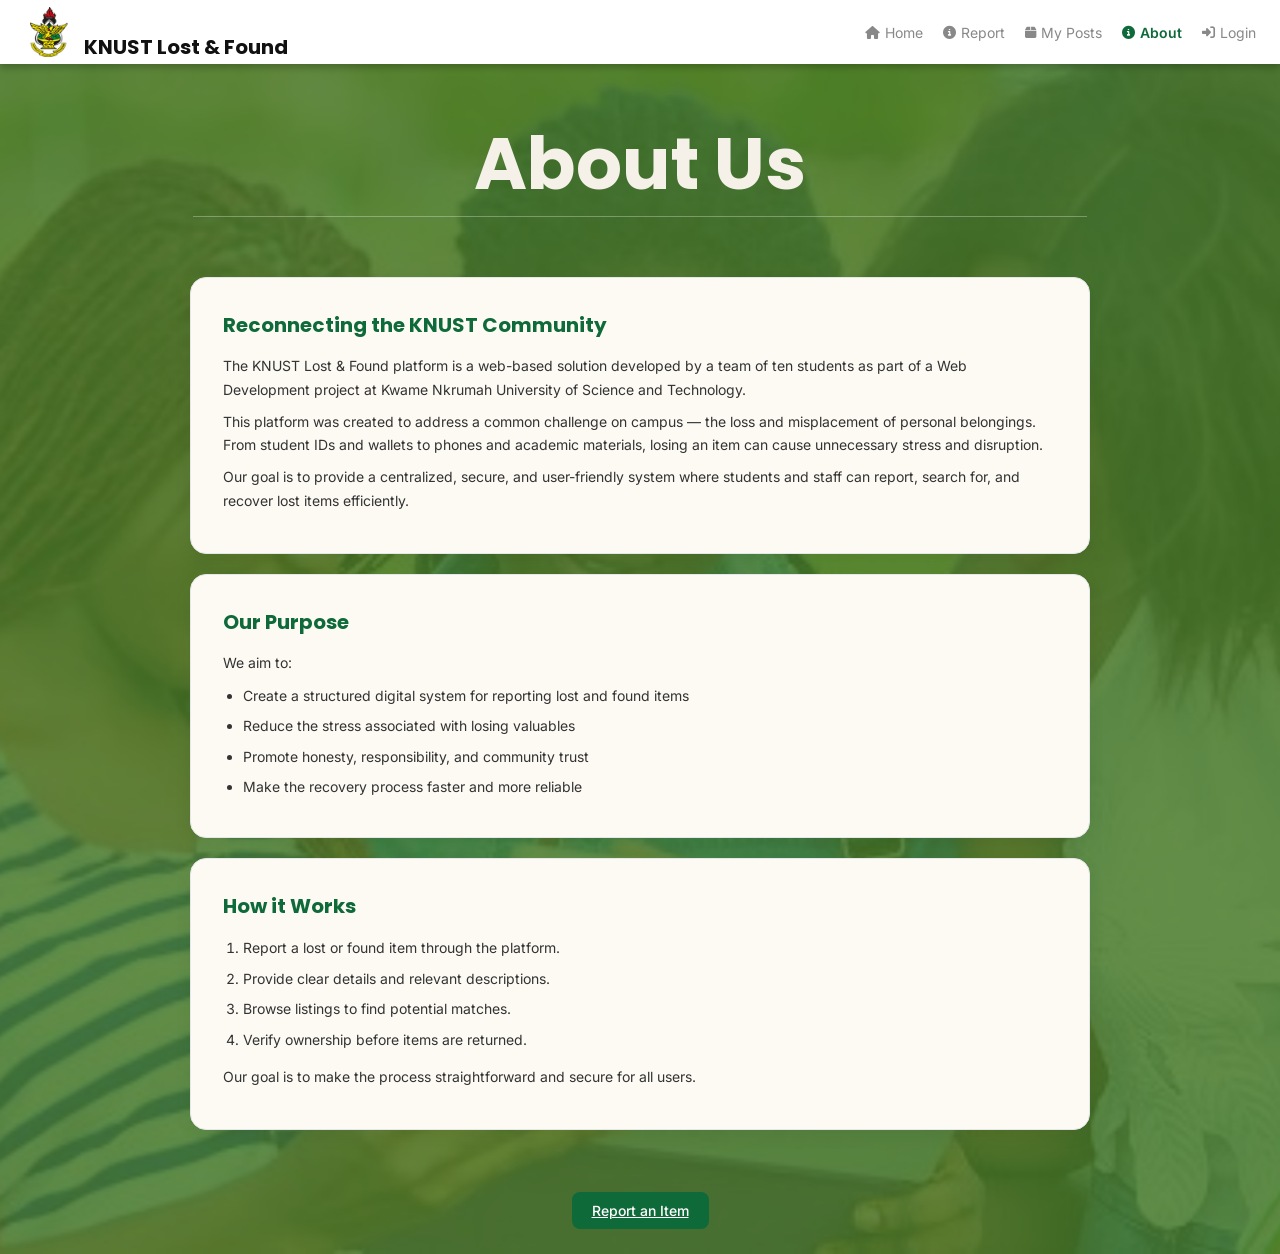
<file: about.html>
<!doctype html>
<html lang="en">
  <head>
    <meta charset="UTF-8" />
    <meta name="viewport" content="width=device-width, initial-scale=1.0" />
    <title>About — KNUST Lost & Found</title>
    <link rel="stylesheet" href="./css/styles.css" />
    <link
      rel="stylesheet"
      href="https://cdnjs.cloudflare.com/ajax/libs/font-awesome/6.5.2/css/all.min.css"
    />
    <link
      href="https://fonts.googleapis.com/css2?family=Poppins:wght@400;600;700&family=Inter:wght@400;500&display=swap"
      rel="stylesheet"
    />
  </head>
  <body>
    <header>
      <div class="logo">
        <img src="images/knust-logo.png" alt="KNUST Logo" class="logo-img" />
        <span class="site-title">KNUST Lost &amp; Found</span>
      </div>
      <nav class="navbar">
        <a href="index.html" class="nav-item"
          ><i class="fa-solid fa-house"></i> Home</a
        >
        <a href="report.html" class="nav-item"
          ><i class="fa-solid fa-circle-info"></i> Report</a
        >
        <a href="my-posts.html" class="nav-item"
          ><i class="fa-solid fa-box"></i> My Posts</a
        >
        <a href="about.html" class="nav-item active"
          ><i class="fa-solid fa-circle-info"></i> About</a
        >
        <a href="login.html" class="nav-item" id="loginLogoutBtn"
          ><i class="fa-solid fa-right-to-bracket"></i> Login</a
        >
      </nav>
    </header>
        <div class="page-content">
    <div class="about-hero">
      <h1>About Us</h1>
    </div>

    <main class="about-content">
        <div class="about-card">
          <h2>Reconnecting the KNUST Community</h2>
          <p>
            The KNUST Lost &amp; Found platform is a web-based solution
            developed by a team of ten students as part of a Web Development
            project at Kwame Nkrumah University of Science and Technology.
          </p>
          <p>
            This platform was created to address a common challenge on campus —
            the loss and misplacement of personal belongings. From student IDs
            and wallets to phones and academic materials, losing an item can
            cause unnecessary stress and disruption.
          </p>
          <p>
            Our goal is to provide a centralized, secure, and user-friendly
            system where students and staff can report, search for, and recover
            lost items efficiently.
          </p>
        </div>

        <div class="about-card">
          <h2>Our Purpose</h2>
          <p>We aim to:</p>
          <ul>
            <li>
              Create a structured digital system for reporting lost and found
              items
            </li>
            <li>Reduce the stress associated with losing valuables</li>
            <li>Promote honesty, responsibility, and community trust</li>
            <li>Make the recovery process faster and more reliable</li>
          </ul>
        </div>

        <div class="about-card">
          <h2>How it Works</h2>
          <ol>
            <li>Report a lost or found item through the platform.</li>
            <li>Provide clear details and relevant descriptions.</li>
            <li>Browse listings to find potential matches.</li>
            <li>Verify ownership before items are returned.</li>
          </ol>
          <p style="margin-top: 12px">
            Our goal is to make the process straightforward and secure for all
            users.
          </p>
        </div>
    </main>
    <div class="about-cta">
      <a href="report.html" class="view-details-btn">Report an Item</a>
    </div>

    <script src="./js/nav.js"></script>
  </body>
</html>
</file>
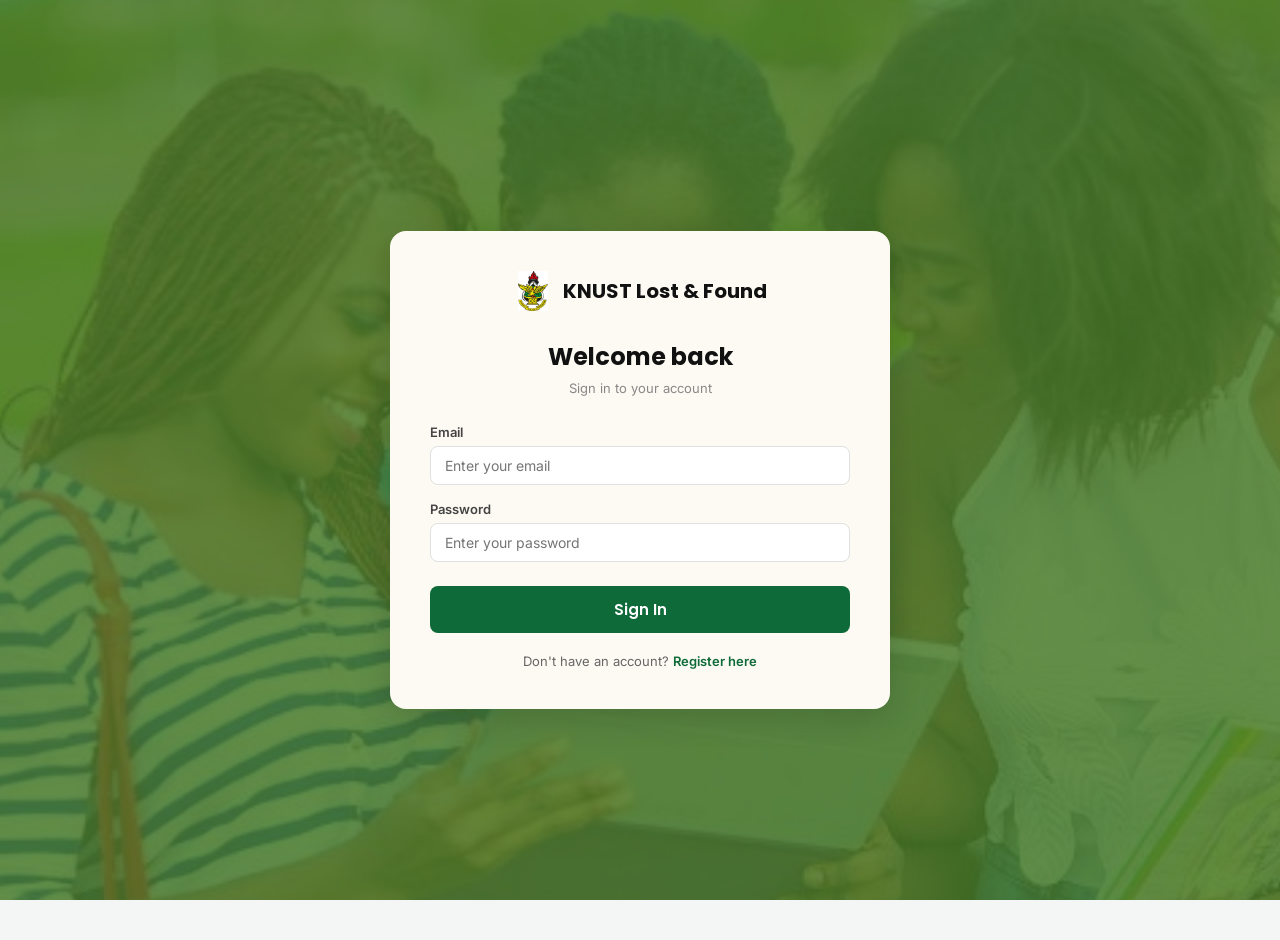
<file: login.html>
<!DOCTYPE html>
<html lang="en">
  <head>
    <meta charset="UTF-8" />
    <meta name="viewport" content="width=device-width, initial-scale=1.0" />
    <title>Login — KNUST Lost & Found</title>
    <link rel="stylesheet" href="./css/styles.css" />
    <link rel="stylesheet" href="https://cdnjs.cloudflare.com/ajax/libs/font-awesome/6.5.2/css/all.min.css">
    <link href="https://fonts.googleapis.com/css2?family=Poppins:wght@400;600;700&family=Inter:wght@400;500&display=swap" rel="stylesheet">
    <style>
      .auth-page {
        min-height: 100vh;
        display: flex;
        flex-direction: column;
        align-items: center;
        justify-content: center;
        background-image: url("images/background.jpg");
        background-size: cover;
        background-position: center;
        background-attachment: fixed;
        padding: 20px;
      }

      .auth-card {
        background: #FDFAF3;
        border-radius: 16px;
        padding: 40px;
        width: 100%;
        max-width: 420px;
        box-shadow: 0 8px 32px rgba(0,0,0,0.15);
      }

      .auth-logo {
        display: flex;
        align-items: center;
        justify-content: center;
        gap: 10px;
        margin-bottom: 28px;
      }

      .auth-logo img {
        width: 40px;
        height: 40px;
        object-fit: contain;
      }

      .auth-logo span {
        font-family: 'Poppins', sans-serif;
        font-size: 20px;
        font-weight: 700;
        color: #111;
      }

      .auth-title {
        font-family: 'Poppins', sans-serif;
        font-size: 24px;
        font-weight: 700;
        color: #111;
        text-align: center;
        margin: 0 0 6px 0;
      }

      .auth-subtitle {
        font-size: 13px;
        color: #888;
        text-align: center;
        margin: 0 0 28px 0;
      }

      .auth-field {
        display: flex;
        flex-direction: column;
        gap: 6px;
        margin-bottom: 16px;
      }

      .auth-field label {
        font-size: 13px;
        font-weight: 600;
        color: #444;
      }

      .auth-field input {
        padding: 10px 14px;
        border-radius: 8px;
        border: 1px solid #e0e0e0;
        font-size: 14px;
        font-family: 'Inter', sans-serif;
        outline: none;
        transition: border 0.15s ease;
        background: white;
      }

      .auth-field input:focus {
        border-color: #0f6a3a;
      }

      .auth-error {
        color: #e53935;
        font-size: 12px;
        margin: -8px 0 12px 0;
        display: none;
      }

      .auth-btn {
        width: 100%;
        padding: 12px;
        background: #0f6a3a;
        color: white;
        border: none;
        border-radius: 8px;
        font-family: 'Poppins', sans-serif;
        font-size: 15px;
        font-weight: 600;
        cursor: pointer;
        margin-top: 8px;
        transition: opacity 0.15s ease;
      }

      .auth-btn:hover { opacity: 0.88; }

      .auth-footer {
        text-align: center;
        margin-top: 20px;
        font-size: 13px;
        color: #666;
      }

      .auth-footer a {
        color: #0f6a3a;
        font-weight: 600;
        text-decoration: none;
      }

      .auth-footer a:hover { text-decoration: underline; }
    </style>
  </head>

  <body class="auth-page">
    <div class="auth-card">
      <div class="auth-logo">
        <img src="images/knust-logo.png" alt="KNUST Logo">
        <span>KNUST Lost &amp; Found</span>
      </div>

      <h2 class="auth-title">Welcome back</h2>
      <p class="auth-subtitle">Sign in to your account</p>

      <div class="auth-field">
        <label>Email</label>
        <input type="email" id="login-email" placeholder="Enter your email">
      </div>

      <div class="auth-field">
        <label>Password</label>
        <input type="password" id="login-password" placeholder="Enter your password">
      </div>

      <p class="auth-error" id="login-error">Invalid email or password.</p>

      <button class="auth-btn" id="login-btn">Sign In</button>

      <div class="auth-footer">
        Don't have an account? <a href="register.html">Register here</a>
      </div>
    </div>

    <script src="./js/auth.js"></script>
  </body>
</html>
</file>
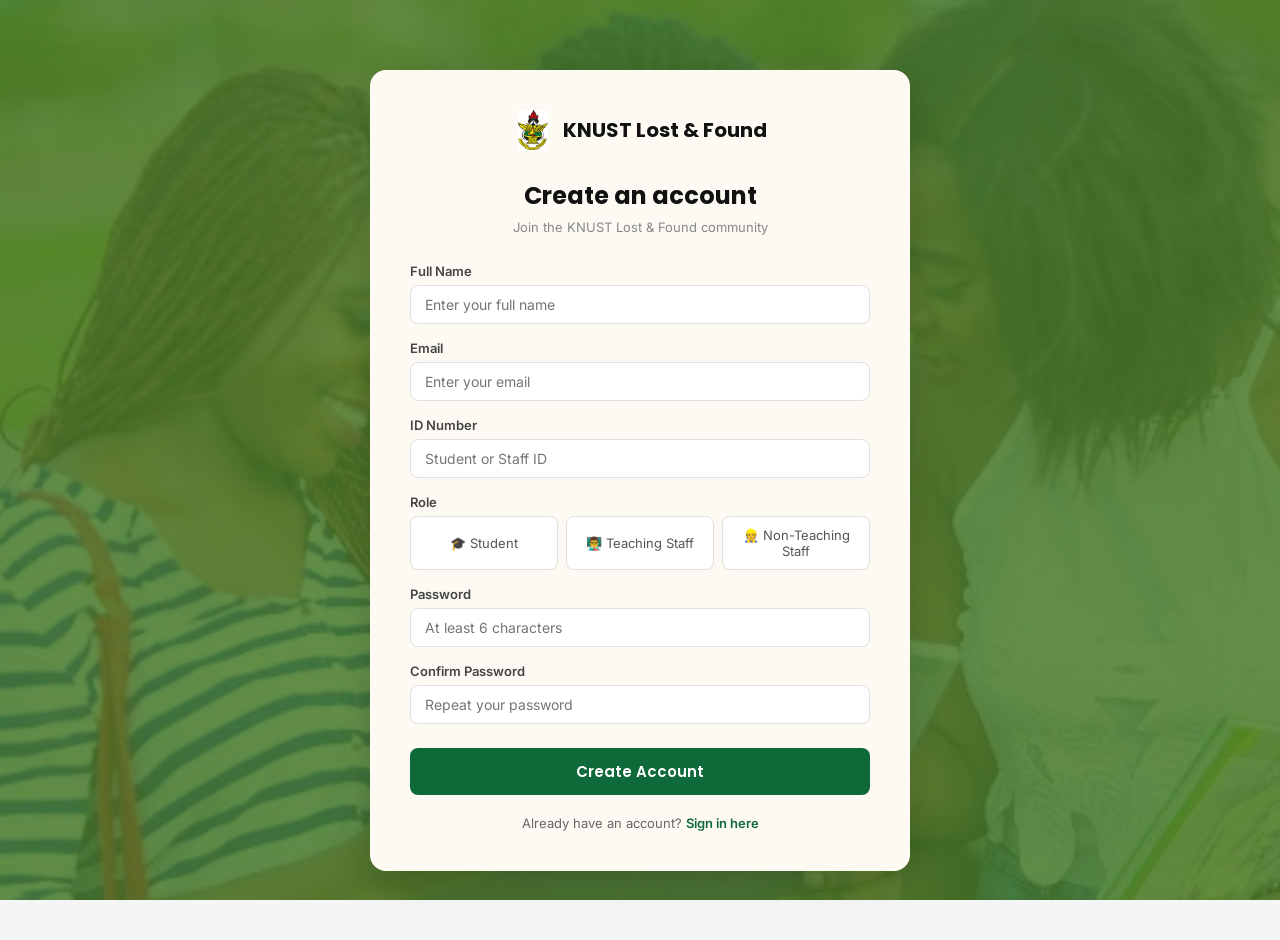
<file: register.html>
<!DOCTYPE html>
<html lang="en">
  <head>
    <meta charset="UTF-8" />
    <meta name="viewport" content="width=device-width, initial-scale=1.0" />
    <title>Register — KNUST Lost & Found</title>
    <link rel="stylesheet" href="./css/styles.css" />
    <link rel="stylesheet" href="https://cdnjs.cloudflare.com/ajax/libs/font-awesome/6.5.2/css/all.min.css">
    <link href="https://fonts.googleapis.com/css2?family=Poppins:wght@400;600;700&family=Inter:wght@400;500&display=swap" rel="stylesheet">
    <style>
      .auth-page {
        min-height: 100vh;
        display: flex;
        flex-direction: column;
        align-items: center;
        justify-content: center;
        background-image: url("images/background.jpg");
        background-size: cover;
        background-position: center;
        background-attachment: fixed;
        padding: 20px;
      }

      .auth-card {
        background: #FDFAF3;
        border-radius: 16px;
        padding: 40px;
        width: 100%;
        max-width: 460px;
        box-shadow: 0 8px 32px rgba(0,0,0,0.15);
      }

      .auth-logo {
        display: flex;
        align-items: center;
        justify-content: center;
        gap: 10px;
        margin-bottom: 28px;
      }

      .auth-logo img {
        width: 40px;
        height: 40px;
        object-fit: contain;
      }

      .auth-logo span {
        font-family: 'Poppins', sans-serif;
        font-size: 20px;
        font-weight: 700;
        color: #111;
      }

      .auth-title {
        font-family: 'Poppins', sans-serif;
        font-size: 24px;
        font-weight: 700;
        color: #111;
        text-align: center;
        margin: 0 0 6px 0;
      }

      .auth-subtitle {
        font-size: 13px;
        color: #888;
        text-align: center;
        margin: 0 0 28px 0;
      }

      .auth-field {
        display: flex;
        flex-direction: column;
        gap: 6px;
        margin-bottom: 16px;
      }

      .auth-field label {
        font-size: 13px;
        font-weight: 600;
        color: #444;
      }

      .auth-field input,
      .auth-field select {
        padding: 10px 14px;
        border-radius: 8px;
        border: 1px solid #e0e0e0;
        font-size: 14px;
        font-family: 'Inter', sans-serif;
        outline: none;
        transition: border 0.15s ease;
        background: white;
      }

      .auth-field input:focus,
      .auth-field select:focus {
        border-color: #0f6a3a;
      }

      /* Role selector */
      .role-selector {
        display: flex;
        gap: 8px;
        flex-wrap: wrap;
      }

      .role-btn {
        flex: 1;
        min-width: 120px;
        padding: 10px 8px;
        border-radius: 8px;
        border: 1px solid #e0e0e0;
        background: white;
        font-family: 'Inter', sans-serif;
        font-size: 13px;
        cursor: pointer;
        text-align: center;
        transition: all 0.15s ease;
        color: #555;
      }

      .role-btn:hover { border-color: #0f6a3a; color: #0f6a3a; }

      .role-btn.active {
        background: #0f6a3a;
        border-color: #0f6a3a;
        color: white;
        font-weight: 600;
      }

      .auth-error {
        color: #e53935;
        font-size: 12px;
        margin: -8px 0 12px 0;
        display: none;
      }

      .auth-btn {
        width: 100%;
        padding: 12px;
        background: #0f6a3a;
        color: white;
        border: none;
        border-radius: 8px;
        font-family: 'Poppins', sans-serif;
        font-size: 15px;
        font-weight: 600;
        cursor: pointer;
        margin-top: 8px;
        transition: opacity 0.15s ease;
      }

      .auth-btn:hover { opacity: 0.88; }

      .auth-footer {
        text-align: center;
        margin-top: 20px;
        font-size: 13px;
        color: #666;
      }

      .auth-footer a {
        color: #0f6a3a;
        font-weight: 600;
        text-decoration: none;
      }

      .auth-footer a:hover { text-decoration: underline; }
    </style>
  </head>

  <body class="auth-page">
    <div class="auth-card">
      <div class="auth-logo">
        <img src="images/knust-logo.png" alt="KNUST Logo">
        <span>KNUST Lost &amp; Found</span>
      </div>

      <h2 class="auth-title">Create an account</h2>
      <p class="auth-subtitle">Join the KNUST Lost & Found community</p>

      <div class="auth-field">
        <label>Full Name</label>
        <input type="text" id="reg-name" placeholder="Enter your full name">
      </div>

      <div class="auth-field">
        <label>Email</label>
        <input type="email" id="reg-email" placeholder="Enter your email">
      </div>

      <div class="auth-field">
        <label>ID Number</label>
        <input type="text" id="reg-id" placeholder="Student or Staff ID">
      </div>

      <div class="auth-field">
        <label>Role</label>
        <div class="role-selector">
          <button type="button" class="role-btn" data-role="Student">
            🎓 Student
          </button>
          <button type="button" class="role-btn" data-role="Teaching Staff">
            👨‍🏫 Teaching Staff
          </button>
          <button type="button" class="role-btn" data-role="Non-Teaching Staff">
            👷 Non-Teaching Staff
          </button>
        </div>
      </div>

      <div class="auth-field">
        <label>Password</label>
        <input type="password" id="reg-password" placeholder="At least 6 characters">
      </div>

      <div class="auth-field">
        <label>Confirm Password</label>
        <input type="password" id="reg-confirm" placeholder="Repeat your password">
      </div>

      <p class="auth-error" id="reg-error">Please fill in all fields.</p>

      <button class="auth-btn" id="register-btn">Create Account</button>

      <div class="auth-footer">
        Already have an account? <a href="login.html">Sign in here</a>
      </div>
    </div>

    <script src="./js/auth.js"></script>
  </body>
</html>
</file>
<file: css/styles.css>
@import url("https://fonts.googleapis.com/css2?family=Poppins:wght@400;600;700&family=Inter:wght@400;500&display=swap");

/* ---------- BASE ---------- */

:root {
  --primary: #0f6a3a;
  --accent: #00b894;
  --text-dark: #111;
  --text-light: #666;
  --border: #e5e7eb;
  --bg: #f9fafb;
  --white: #ffffff;
}
body {
  font-family: "Inter", sans-serif;
  margin: 0;
  padding: 0;
  background: #f4f6f5;
  animation: pageFade 0.35s ease-in;
}
@keyframes pageFade {
  from {
    opacity: 0;
    transform: translateY(8px);
  }
  to {
    opacity: 1;
    transform: translateY(0);
  }
}

img {
  max-width: 100%;
  height: auto;
}

/* ---------- HEADER ---------- */
header {
  position: sticky;
  top: 0;
  z-index: 100;
  background-color: rgba(255, 255, 255, 0.97);
  margin: 0;
  box-shadow: 0 4px 6px rgba(0, 0, 0, 0.2);
  border-bottom: none;
  display: flex;
  align-items: center;
  padding: 0 24px;
  height: 64px;
  justify-content: space-between;
  flex-wrap: nowrap;
}

/* ---------- LOGO ---------- */
.logo {
  display: flex;
  align-items: flex-end;
  gap: 10px;
  flex-shrink: 0;
}

.logo-img {
  width: 50px;
  height: 50px;
  object-fit: contain;
}

.site-title {
  font-family: "Poppins", sans-serif;
  font-size: 20px;
  font-weight: 700;
  color: #111111;
  white-space: nowrap;
  line-height: 1;
}

/* ---------- NAVBAR ---------- */
.navbar {
  display: flex;
  align-items: flex-end;
  gap: 20px;
  margin: 0;
  padding: 0;
  flex-shrink: 0;
}

.navbar .nav-item {
  display: flex;
  align-items: center;
  gap: 5px;
  text-decoration: none;
  font-family: "Inter", sans-serif;
  font-size: 14px;
  font-weight: 400;
  color: #888888;
  white-space: nowrap;
  transition: color 0.15s ease;
}

.navbar .nav-item i {
  font-size: 13px;
}
.navbar .nav-item:hover {
  color: #333333;
}
.navbar .nav-item.active {
  color: #0f6a3a;
  font-weight: 600;
}

/* ---------- RESPONSIVE HEADER ---------- */
@media (max-width: 768px) {
  header {
    height: auto;
    padding: 12px 16px;
    flex-wrap: wrap;
    gap: 10px;
    align-items: flex-start;
  }
  .logo {
    width: 100%;
    align-items: center;
  }
  .site-title {
    font-size: 18px;
  }
  .navbar {
    width: 100%;
    flex-wrap: wrap;
    gap: 14px;
    justify-content: flex-start;
    align-items: center;
  }
  .navbar .nav-item {
    font-size: 13px;
  }
}

/* ---------- HERO SECTION ---------- */
.hero-section {
  text-align: center;
  padding: 30px 20px 40px 20px;
  position: relative;
  z-index: 99;
  background-image: url("../images/half_background.jpg");
  background-size: cover;
  background-position: center;
}

.hero-section::after {
  content: "";
  display: block;
  width: 75%;
  margin: 0 auto;
  border-bottom: 1px solid rgba(255, 255, 255, 0.3);
}

.hero-section h1 {
  font-family: "Poppins", sans-serif;
  font-weight: 700;
  font-size: 4.5rem;
  color: #f5f0e8;
  margin: 0;
  line-height: 1;
}

/* FIX 1: subtitle color changed to light green */
.hero-subtitle {
  font-family: "Poppins", sans-serif;
  font-size: 1.1rem;
  color: var(--accent);
  margin: 4px 0 0 0;
}

/* ---------- PAGE CONTENT ---------- */
.page-content {
  position: relative;
  z-index: 1;
  min-height: 100vh;
  padding: 24px;
  box-sizing: border-box;
  background-image: url("../images/background.jpg");
  background-size: cover;
  background-position: top center;
  overflow-x: auto;
}

/* ---------- DASHBOARD LAYOUT ---------- */
.dashboard-layout {
  display: flex;
  flex-wrap: nowrap;
  gap: 36px;
  align-items: flex-start;
  max-width: 1100px;
  margin: 0 auto;
  overflow-x: auto;
}

/* ---------- SIDEBAR ---------- */
.sidebar {
  width: 220px;
  flex-shrink: 0;
  min-width: 220px;
  min-height: 480px;
  background: #fdfaf3;
  border-radius: 16px;
  padding: 28px 20px;
  display: flex;
  flex-direction: column;
  align-items: center;
  gap: 6px;
}

.avatar {
  width: 72px;
  height: 72px;
  border-radius: 50%;
  background: #d0d0d0;
  display: flex;
  align-items: center;
  justify-content: center;
  font-family: "Poppins", sans-serif;
  font-size: 22px;
  font-weight: 600;
  color: #333;
  margin-bottom: 8px;
}

.user-name {
  font-family: "Poppins", sans-serif;
  font-size: 16px;
  font-weight: 700;
  color: #111;
  margin: 0;
}

.user-id {
  font-size: 13px;
  color: #555;
  margin: 0;
}

.user-since {
  font-size: 12px;
  color: #888;
  margin: 0;
}

.user-badge {
  display: inline-block;
  border: 1px solid #333;
  border-radius: 20px;
  padding: 2px 14px;
  font-size: 12px;
  color: #333;
  margin: 6px 0 16px 0;
}

/* ---------- SIDEBAR NAV ---------- */
.sidebar-nav {
  width: 100%;
  display: flex;
  flex-direction: column;
  gap: 8px;
}

.sidebar-item {
  display: flex;
  align-items: center;
  gap: 10px;
  padding: 10px 14px;
  border-radius: 10px;
  border: 1px solid #e0e0e0;
  text-decoration: none;
  font-family: "Inter", sans-serif;
  font-size: 14px;
  color: #555;
  background: white;
  transition: all 0.15s ease;
  position: relative;
}

.sidebar-item:hover {
  border-color: #0f6a3a;
  color: #0f6a3a;
}

.sidebar-item.active {
  background: #00bcd4;
  color: white;
  border-color: #00bcd4;
}

.sidebar-item.active i {
  color: white;
}

.notif-badge {
  margin-left: auto;
  background: #e53935;
  color: white;
  font-size: 11px;
  font-weight: 700;
  width: 20px;
  height: 20px;
  border-radius: 50%;
  display: flex;
  align-items: center;
  justify-content: center;
}

/* ---------- MAIN CONTENT ---------- */
.main-content {
  flex: 1;
  background: #fdfaf3;
  border-radius: 16px;
  padding: 24px;
  min-height: auto;
}

/* ---------- SECTION HEADING ---------- */
.section-heading {
  font-family: "Poppins", sans-serif;
  font-size: 20px;
  font-weight: 700;
  color: #111;
  margin: 0 0 20px 0;
}

.section-subheading {
  font-family: "Poppins", sans-serif;
  font-size: 16px;
  font-weight: 600;
  color: #333;
  margin: 24px 0 12px 0;
}

/* ---------- OVERVIEW STATS ---------- */
.overview-stats {
  display: grid;
  grid-template-columns: repeat(4, 1fr);
  gap: 16px;
  margin-bottom: 24px;
}

.stat-card {
  background: white;
  border-radius: 12px;
  padding: 20px;
  text-align: center;
  border: 1px solid #e0e0e0;
}

.stat-card i {
  font-size: 24px;
  color: #888;
  margin-bottom: 8px;
}
.stat-card.lost i {
  color: #e53935;
}
.stat-card.found i {
  color: #00bcd4;
}
.stat-card.resolved i {
  color: #0f6a3a;
}

.stat-number {
  font-family: "Poppins", sans-serif;
  font-size: 28px;
  font-weight: 700;
  color: #111;
  margin: 0;
}

.stat-label {
  font-size: 12px;
  color: #888;
  margin: 4px 0 0 0;
}

/* ---------- NOTIFICATIONS ---------- */
.notifications-list {
  display: flex;
  flex-direction: column;
  gap: 12px;
}

.notification-item {
  display: flex;
  align-items: flex-start;
  gap: 12px;
  padding: 14px 16px;
  border-radius: 10px;
  background: white;
  border: 1px solid #e0e0e0;
}

.notification-item.unread {
  border-left: 4px solid #0f6a3a;
  background: #f6fbf8;
}

.notification-item i {
  color: #0f6a3a;
  margin-top: 2px;
  flex-shrink: 0;
}

.notification-item p {
  margin: 0;
  font-size: 13px;
  color: #333;
  flex: 1;
}

.notif-time {
  font-size: 11px;
  color: #aaa;
  white-space: nowrap;
}

/* ---------- SETTINGS ---------- */

.settings-form {
  background: white;
  border-radius: 12px;
  padding: 24px;
  border: 1px solid #e0e0e0;
  display: flex;
  flex-direction: column;
  gap: 16px;
  max-width: 500px;
}

.settings-field {
  display: flex;
  flex-direction: column;
  gap: 6px;
}

.settings-field label {
  font-size: 13px;
  font-weight: 600;
  color: #444;
}

.settings-field input {
  padding: 10px 14px;
  border-radius: 8px;
  border: 1px solid #e0e0e0;
  font-size: 14px;
  outline: none;
  transition: border 0.15s ease;
}

.settings-field input:focus {
  border-color: #0f6a3a;
}

.settings-actions {
  display: flex;
  gap: 12px;
  margin-top: 8px;
}

.save-btn {
  padding: 10px 24px;
  background: #0f6a3a;
  color: white;
  border: none;
  border-radius: 8px;
  font-weight: 600;
  cursor: pointer;
  transition: opacity 0.15s ease;
}

.save-btn:hover {
  opacity: 0.85;
}

.cancel-btn {
  padding: 10px 24px;
  background: transparent;
  color: #888;
  border: 1px solid #ccc;
  border-radius: 8px;
  cursor: pointer;
  transition: all 0.15s ease;
}

.cancel-btn:hover {
  border-color: #333;
  color: #333;
}

/* ---------- ITEM CARDS ---------- */
/* FIX 2: white background, cleaner card */
.item-card {
  display: grid;
  grid-template-columns: 90px 1fr;
  gap: 20px;
  min-height: 110px;

  border: 1px solid var(--border);
  border-radius: 12px;
  padding: 14px;
  background: white;

  cursor: pointer;
  transition:
    transform 0.15s ease,
    box-shadow 0.15s ease;
}

.item-card:hover {
  transform: translateY(-2px);
  box-shadow: 0 6px 16px rgba(0, 0, 0, 0.08);
}

/* ---------- CARD RIGHT ---------- */

.type-badge {
  padding: 6px 16px;
  border-radius: 6px;
  font-size: 13px;
  font-weight: 600;
}

.edit-btn {
  padding: 6px 16px;
  border: 1px solid #222;
  border-radius: 6px;
  background: white;
  font-size: 13px;
  cursor: pointer;
  transition: all 0.15s ease;
}

.edit-btn:hover {
  border-color: #0f6a3a;
  color: #0f6a3a;
}

/* FIX 3: proper image sizing */
.item-image {
  width: 90px;
  height: 90px;
  object-fit: cover;
  border-radius: 10px;
  background: #f0f0f0;
}

.item-content {
  display: flex;
  flex-direction: column;
  justify-content: space-between;
  min-width: 0;
}

.card-top {
  display: flex;
  flex-direction: column;
  gap: 4px;
}

.card-bottom {
  display: flex;
  justify-content: space-between;
  align-items: center;
  margin-top: 8px;
}

.card-right {
  display: flex;
  flex-direction: row;
  align-items: center;
  gap: 8px;
  flex-shrink: 0;
}

.item-title {
  font-size: 15px;
  font-weight: 600;
  color: var(--text-dark);
  margin: 0;
}
.item-description {
  font-size: 13px;
  color: var(--text-light);
  margin: 0;
}

.item-meta {
  display: flex;
  align-items: center;
  gap: 12px;
  font-size: 12px;
  color: #777;
  margin-top: 6px;
}
.item-meta span {
  display: flex;
  align-items: center;
  gap: 4px;
}

.item-category {
  background: #eef3ff;
  color: #3a4bd9;
  padding: 2px 10px;
  border-radius: 6px;
  font-size: 12px;
}

/* ---------- IMAGE PLACEHOLDER ---------- */
.item-image-placeholder {
  width: 90px;
  height: 90px;
  border-radius: 10px;
  background: #e5e7eb;
}

/* ---------- VIEW DETAILS BUTTON ---------- */
.view-details-btn {
  padding: 10px 20px;
  background: var(--primary);
  color: white;
  border: none;
  border-radius: 8px;
  font-size: 14px;
  font-weight: 500;
  cursor: pointer;
  white-space: nowrap;
  flex-shrink: 0;
  transition: opacity 0.15s ease;
}

.view-details-btn:hover {
  opacity: 0.85;
}

/* FIX 4: hide edit/delete buttons from card view */
.card-actions {
  display: none;
}

/* ---------- ACTIVE/MATCHED TABS ---------- */
.posts-tabs {
  display: flex;
  gap: 12px;
  justify-content: center;
  margin-bottom: 24px;
}

.tab-btn {
  padding: 10px 28px;
  border-radius: 8px;
  font-size: 15px;
  font-weight: 600;
  cursor: pointer;
  transition: all 0.15s ease;
}
.tab-btn.tab-active {
  background: #00bcd4;
  border: 2px solid #0f6a3a;
  color: white;
  font-weight: 600;
}

.tab-btn.tab-inactive {
  background: transparent;
  border: 2px solid #0f6a3a;
  color: #0f6a3a;
  font-weight: 400;
}

/* FIX 5: active tab = outline green, matched tab = cyan filled */
.tab-btn.outline {
  background: transparent;
  border: 2px solid #0f6a3a;
  color: #0f6a3a;
}

.tab-btn.filled {
  background: #00bcd4;
  border: 2px solid #00bcd4;
  color: white;
}

.tab-btn.inactive {
  background: transparent;
  border: 2px solid #ccc;
  color: #888;
}

/* ---------- STATUS BADGES ---------- */
.status-badge {
  padding: 4px 10px;
  border-radius: 999px;
  font-size: 12px;
  font-weight: 600;
  width: fit-content;
}

@keyframes badgePop {
  from {
    transform: scale(0.8);
    opacity: 0;
  }
  to {
    transform: scale(1);
    opacity: 1;
  }
}

.status-open {
  background-color: #d1fae5;
  color: #065f46;
}
.status-resolved {
  background-color: #e5e7eb;
  color: #374151;
}
.status-pending {
  background-color: #fef3c7;
  color: #92400e;
}

/* ---------- GRID ---------- */
#items-container {
  display: grid;
  grid-template-columns: repeat(auto-fill, minmax(320px, 1fr));
  gap: 20px;
  margin-top: 20px;
}

/* ---------- DETAILS PAGE ---------- */
.details-page {
  position: relative;
}

.details-page::before {
  content: "";
  position: fixed;
  inset: 0;
  background: url("../assets/college_kids.jpg") center/cover no-repeat;
  filter: blur(6px);
  z-index: -2;
}

.details-page::after {
  content: "";
  position: fixed;
  inset: 0;
  background: rgba(15, 106, 58, 0.6);
  z-index: -1;
}

.details-container {
  max-width: 1000px;
  margin: 40px auto;
}

.details-card {
  background: rgba(255, 255, 255, 0.95);
  border-radius: 12px;
  padding: 30px;
  box-shadow: 0 6px 20px rgba(0, 0, 0, 0.08);
  backdrop-filter: blur(4px);
}

.details-content {
  display: grid;
  grid-template-columns: 1fr 1.2fr;
  gap: 30px;
  align-items: start;
}

@media (max-width: 800px) {
  .details-content {
    grid-template-columns: 1fr;
  }
}

.details-image img {
  width: 100%;
  max-height: 300px;
  object-fit: contain;
  border-radius: 10px;
  border: 1px solid #eee;
}

.details-info h2 {
  margin: 0 0 6px 0;
  font-size: 24px;
}
.details-location {
  margin: 10px 0;
}

.details-description-box {
  margin-top: 12px;
  padding: 14px;
  background: #f9fafb;
  border-radius: 10px;
  border: 1px solid #eee;
  color: #444;
}

.details-meta {
  font-size: 13px;
  color: #666;
  margin-bottom: 10px;
  display: flex;
  gap: 10px;
  flex-wrap: wrap;
}

.details-description {
  margin-top: 12px;
  color: #444;
}
#claim-message {
  width: 100%;
  min-height: 80px;
  margin-top: 8px;
}

#claim-btn {
  margin-top: 10px;
  padding: 10px 14px;
  background: #0f6a3a;
  color: white;
  border: none;
  border-radius: 8px;
  cursor: pointer;
}

/* ---------- REPORT PAGE ---------- */
.report-container {
  max-width: 850px;
  margin: 0 auto 40px auto;
}

#report-form {
  background: white;
  padding: 36px 40px;
  border-radius: 12px;
  box-shadow: 0 6px 20px rgba(0, 0, 0, 0.06);
  display: flex;
  flex-direction: column;
  gap: 16px;
}

#report-form label {
  display: flex;
  flex-direction: column;
  font-size: 14px;
  font-weight: 500;
  gap: 6px;
}

#report-form input {
  width: 100%;
}

#report-form textarea {
  min-height: 100px;
  resize: vertical;
  padding: 12px;
  border-radius: 8px;
  border: 1px solid #e0e0e0;
}

.category-section,
.upload-section,
.contact-section,
.privacy-box {
  margin-top: 18px;
}

.contact-info {
  margin-top: 10px;
  padding: 12px;
  background: #f9fafb;
  border: 1px solid #eee;
  border-radius: 8px;
  font-size: 14px;
}

#report-form button[type="submit"] {
  width: 160px;
  text-align: center;
  margin-top: 10px;
  align-self: flex-end;
  padding: 12px 16px;
  background: #0f6a3a;
  color: white;
  border: none;
  border-radius: 8px;
  font-weight: bold;
  cursor: pointer;
  transition:
    transform 0.15s ease,
    box-shadow 0.15s ease;
}

#report-form button:hover {
  transform: translateY(-1px);
  box-shadow: 0 4px 10px rgba(0, 0, 0, 0.12);
}

#item-image {
  padding: 8px;
}
#image-preview {
  border-radius: 8px;
  border: 1px solid #eee;
}

/* ---------- ITEM TYPE TOGGLE ---------- */
.item-type-selector {
  display: flex;
  justify-content: center;
  gap: 12px;
  margin-bottom: 10px;
}

.type-btn {
  padding: 10px 18px;
  border-radius: 8px;
  border: 1px solid #e0e0e0;
  background: #f8f8f8;
  cursor: pointer;
  font-weight: 500;
  transition: all 0.2s ease;
}

.type-btn:hover {
  border-color: #0f6a3a;
}

.type-btn.active {
  background: #0f6a3a;
  color: white;
  border-color: #0f6a3a;
  box-shadow: 0 3px 8px rgba(15, 106, 58, 0.25);
}

/* ---------- FORM GRID ---------- */
.form-grid {
  display: grid;
  grid-template-columns: 1fr 1fr;
  gap: 16px;
}

@media (max-width: 700px) {
  .form-grid {
    grid-template-columns: 1fr;
  }
}

/* ---------- CATEGORY SELECTOR ---------- */
.category-section {
  margin-top: 10px;
}
.section-label {
  font-weight: 600;
  margin-bottom: 10px;
  font-size: 15px;
}

.category-grid {
  display: grid;
  grid-template-columns: repeat(3, 1fr);
  gap: 14px;
  margin-bottom: 10px;
}

.category-btn {
  display: flex;
  flex-direction: column;
  align-items: center;
  gap: 6px;
  padding: 14px;
  border-radius: 10px;
  border: 1px solid #e0e0e0;
  background: white;
  cursor: pointer;
  font-size: 15px;
  transition: all 0.2s ease;
}

.category-btn:hover {
  border-color: #0f6a3a;
  transform: translateY(-1px);
}
.category-btn.active {
  background: #0f6a3a;
  color: white;
  border-color: #0f6a3a;
}

/* ---------- IMAGE UPLOAD ---------- */
.upload-section {
  margin-top: 10px;
}

.upload-box {
  border: 2px dashed #d0d0d0;
  border-radius: 12px;
  padding: 40px 20px;
  display: flex;
  flex-direction: column;
  align-items: center;
  justify-content: center;
  text-align: center;
  cursor: pointer;
  background: #fafafa;
  transition: all 0.2s ease;
}

.upload-box:hover {
  border-color: #0f6a3a;
  background: #f6fbf8;
}
.upload-box i {
  width: 40px;
  height: 40px;
  color: #0f6a3a;
  margin-bottom: 10px;
}
.upload-main {
  font-weight: 600;
}
.upload-sub {
  font-size: 13px;
  color: #666;
}

#image-preview {
  display: none;
  margin-top: 16px;
  max-width: 220px;
  border-radius: 10px;
  border: 1px solid #eee;
  cursor: pointer;
}

.preview-visible {
  display: block;
}

/* ---------- CONTACT SECTION ---------- */
.contact-section {
  margin-top: 10px;
}
.section-sub {
  font-size: 13px;
  color: #666;
  margin-bottom: 10px;
}

.contact-grid {
  display: grid;
  grid-template-columns: 1fr 1fr;
  gap: 16px;
}
.contact-grid > * {
  min-width: 0;
}
.contact-grid input {
  width: 100%;
}
.contact-grid label {
  width: 70%;
}

@media (max-width: 700px) {
  .contact-grid {
    grid-template-columns: 1fr;
  }
}

.contact-owner {
  margin-top: 12px;
}

.contact-owner button {
  padding: 10px 14px;
  background: #0f6a3a;
  color: white;
  margin-top: 16px;
  border: none;
  border-radius: 8px;
  cursor: pointer;
}

/* ---------- PRIVACY BOX ---------- */
.privacy-box {
  margin-top: 14px;
  padding: 14px 16px;
  border-radius: 10px;
  background: #eef7ff;
  border: 1px solid #cde3ff;
}

.privacy-title {
  font-weight: 600;
  margin-bottom: 4px;
}
.privacy-text {
  font-size: 13px;
  color: #444;
}

/* ---------- HERO (index page) ---------- */
.hero {
  background:
    linear-gradient(rgba(15, 106, 58, 0.75), rgba(15, 106, 58, 0.9)),
    url("../assets/web_background_image.jpeg");
  color: white;
  padding: 50px 20px;
  text-align: center;
  border-radius: 12px;
  margin-bottom: 30px;
  transition:
    padding 0.25s ease,
    background 0.25s ease;
}

.hero h1 {
  color: white;
  font-size: 48px;
  margin-bottom: 30px;
}

.search-filter-container {
  display: flex;
  justify-content: center;
  flex-wrap: wrap;
  gap: 16px;
}

.search-filter-container input {
  min-width: 320px;
  height: 42px;
}
.search-filter-container select {
  min-width: 140px;
}

.container {
  max-width: 100%;
  margin: 0 auto;
  padding: 24px;
}

.about-hero {
  text-align: center;
  padding: 40px 20px 20px;
}

.about-hero h1 {
  font-family: "Poppins", sans-serif;
  font-size: clamp(2rem, 6vw, 4.5rem);
  font-weight: 700;
  color: #f5f0e8;
  margin: 0;
  line-height: 1;
}

.about-hero::after {
  content: "";
  display: block;
  width: 75%;
  margin: 16px auto 0;
  border-bottom: 1px solid rgba(255, 255, 255, 0.3);
}

.about-content {
  max-width: 900px;
  margin: 0 auto;
  padding: 40px 24px;
  display: flex;
  flex-direction: column;
  gap: 20px;
}

.about-card {
  background: #fdfaf3;
  border-radius: 16px;
  padding: clamp(16px, 4vw, 32px);
  border: 1px solid var(--border);
  box-shadow: 0 6px 18px rgba(0, 0, 0, 0.06);
}

.about-card h2 {
  font-family: "Poppins", sans-serif;
  font-size: 20px;
  font-weight: 700;
  color: var(--primary);
  margin: 0 0 14px 0;
}

.about-card p {
  font-family: "Inter", sans-serif;
  font-size: 14px;
  color: #333;
  line-height: 1.7;
  margin: 0 0 8px 0;
}

.about-card ul,
.about-card ol {
  font-family: "Inter", sans-serif;
  font-size: 14px;
  color: #333;
  line-height: 1.9;
  margin: 0;
  padding-left: 20px;
}

.about-card li {
  margin-bottom: 4px;
}

.about-cta {
  text-align: center;
  margin: 30px 0 10px;
}
</file>
